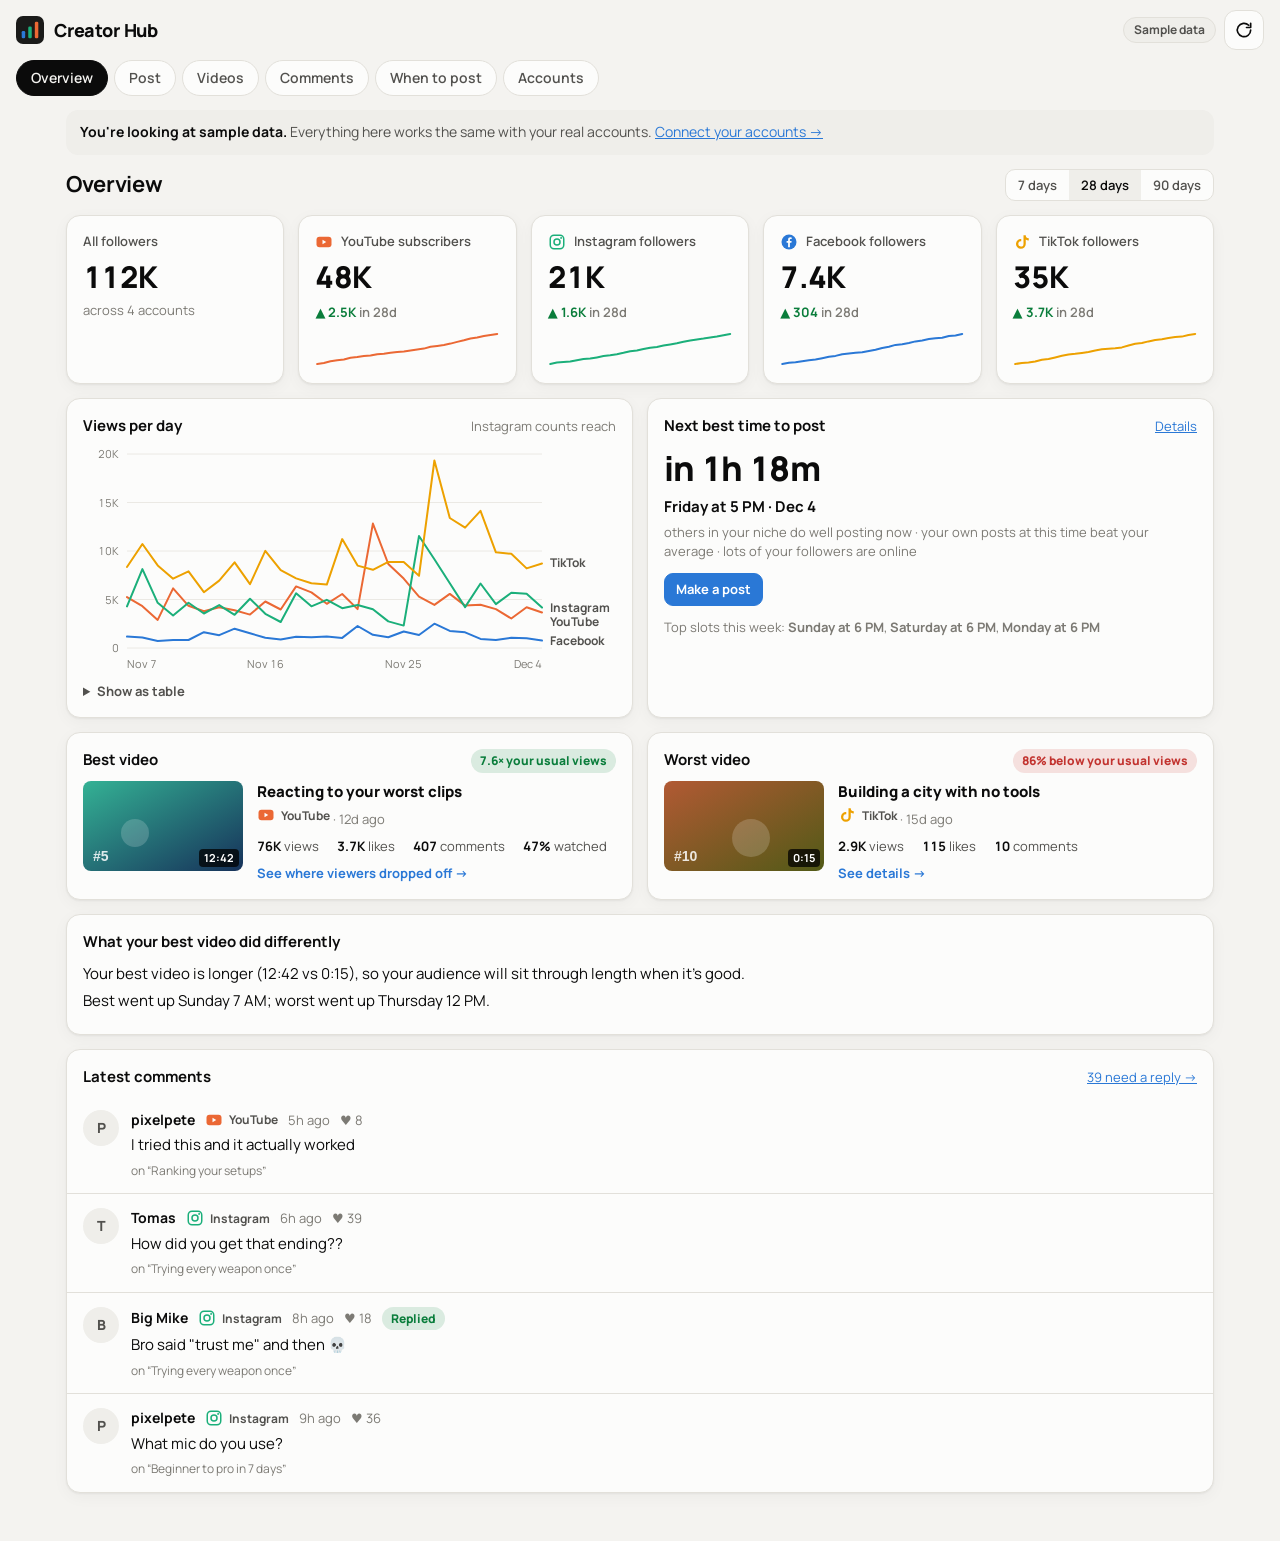
<file: index.html>
<!doctype html>
<html lang="en">
<head>
<meta charset="utf-8">
<meta name="viewport" content="width=device-width, initial-scale=1, viewport-fit=cover">
<title>Creator Hub</title>
<meta name="description" content="Post to every account at once and see analytics, comments, followers, best time to post and video drop-off in one place.">
<meta name="theme-color" content="#121211">
<meta name="apple-mobile-web-app-capable" content="yes">
<meta name="apple-mobile-web-app-title" content="Creator Hub">
<link rel="manifest" href="manifest.webmanifest">
<link rel="icon" href="icon.svg" type="image/svg+xml">
<link rel="apple-touch-icon" href="icon.svg">
<link rel="preconnect" href="https://fonts.googleapis.com">
<link rel="preconnect" href="https://fonts.gstatic.com" crossorigin>
<link rel="stylesheet" href="https://fonts.googleapis.com/css2?family=Manrope:wght@400;500;600;700;800&display=swap">
<link rel="stylesheet" href="styles.css">
</head>
<body>
<header class="top">
  <div class="brand"><img src="icon.svg" alt="" width="28" height="28"><span>Creator Hub</span></div>
  <div class="top-right">
    <span id="demo-pill" class="pill" hidden>Sample data</span>
    <button id="refresh" class="icon-btn" title="Refresh" aria-label="Refresh">
      <svg viewBox="0 0 24 24" width="20" height="20" aria-hidden="true"><path d="M20 12a8 8 0 1 1-2.34-5.66M20 4v5h-5" fill="none" stroke="currentColor" stroke-width="2" stroke-linecap="round" stroke-linejoin="round"/></svg>
    </button>
  </div>
</header>

<nav class="tabs" id="tabs" aria-label="Sections">
  <button data-tab="overview" class="on">Overview</button>
  <button data-tab="post">Post</button>
  <button data-tab="videos">Videos</button>
  <button data-tab="comments">Comments</button>
  <button data-tab="timing">When to post</button>
  <button data-tab="settings">Accounts</button>
</nav>

<main id="main" tabindex="-1"></main>

<div id="toast" class="toast" role="status" aria-live="polite" hidden></div>
<div id="tip" class="tip" hidden></div>

<script type="module" src="js/app.js"></script>
</body>
</html>
</file>
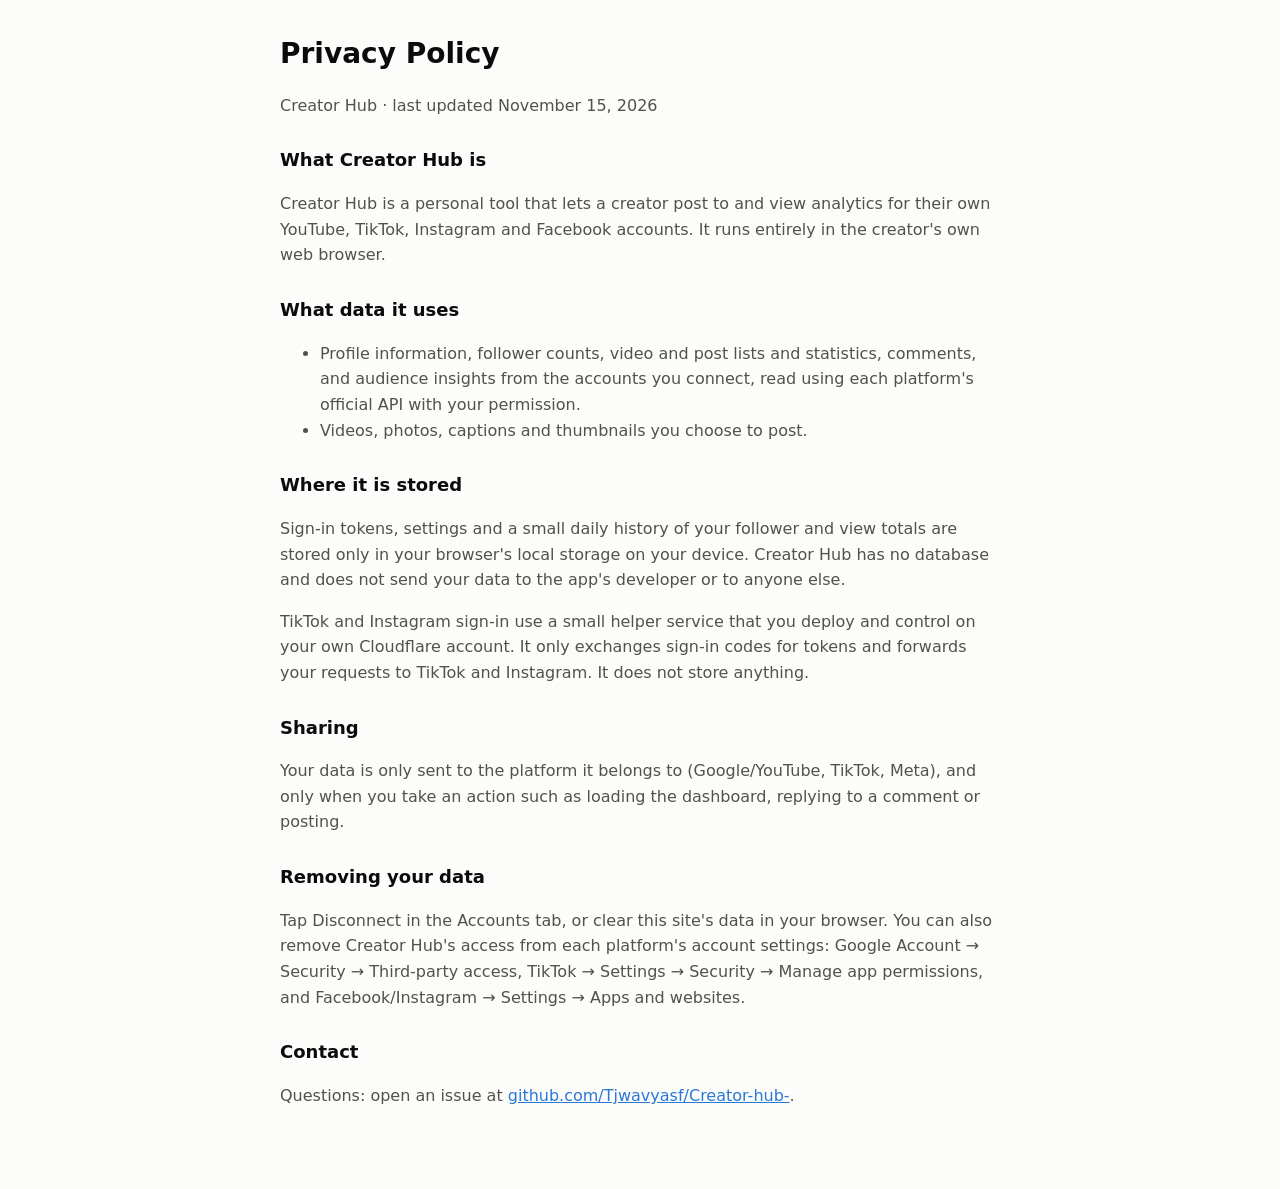
<file: privacy.html>
<!doctype html>
<html lang="en">
<head>
<meta charset="utf-8">
<meta name="viewport" content="width=device-width, initial-scale=1">
<title>Creator Hub Privacy</title>
<link rel="icon" href="icon.svg" type="image/svg+xml">
<style>
  :root { color-scheme: light dark; --bg: #fcfcfb; --ink: #0b0b0b; --ink-2: #52514e; }
  @media (prefers-color-scheme: dark) { :root { --bg: #1a1a19; --ink: #f0efec; --ink-2: #c3c2b7; } }
  body { margin: 0; background: var(--bg); color: var(--ink); font: 16px/1.6 system-ui, -apple-system, "Segoe UI", sans-serif; }
  main { max-width: 720px; margin: 0 auto; padding: 32px 16px 64px; }
  h1 { font-size: 28px; margin: 0 0 4px; } h2 { font-size: 18px; margin: 28px 0 6px; }
  p, li { color: var(--ink-2); } a { color: #2a78d6; }
</style>
</head>
<body>
<main>
  <h1>Privacy Policy</h1>
  <p>Creator Hub · last updated November 15, 2026</p>

  <h2>What Creator Hub is</h2>
  <p>Creator Hub is a personal tool that lets a creator post to and view analytics for their own YouTube, TikTok, Instagram and Facebook accounts. It runs entirely in the creator's own web browser.</p>

  <h2>What data it uses</h2>
  <ul>
    <li>Profile information, follower counts, video and post lists and statistics, comments, and audience insights from the accounts you connect, read using each platform's official API with your permission.</li>
    <li>Videos, photos, captions and thumbnails you choose to post.</li>
  </ul>

  <h2>Where it is stored</h2>
  <p>Sign-in tokens, settings and a small daily history of your follower and view totals are stored only in your browser's local storage on your device. Creator Hub has no database and does not send your data to the app's developer or to anyone else.</p>
  <p>TikTok and Instagram sign-in use a small helper service that you deploy and control on your own Cloudflare account. It only exchanges sign-in codes for tokens and forwards your requests to TikTok and Instagram. It does not store anything.</p>

  <h2>Sharing</h2>
  <p>Your data is only sent to the platform it belongs to (Google/YouTube, TikTok, Meta), and only when you take an action such as loading the dashboard, replying to a comment or posting.</p>

  <h2>Removing your data</h2>
  <p>Tap Disconnect in the Accounts tab, or clear this site's data in your browser. You can also remove Creator Hub's access from each platform's account settings: Google Account → Security → Third-party access, TikTok → Settings → Security → Manage app permissions, and Facebook/Instagram → Settings → Apps and websites.</p>

  <h2>Contact</h2>
  <p>Questions: open an issue at <a href="https://github.com/Tjwavyasf/Creator-hub-/issues">github.com/Tjwavyasf/Creator-hub-</a>.</p>
</main>
</body>
</html>
</file>
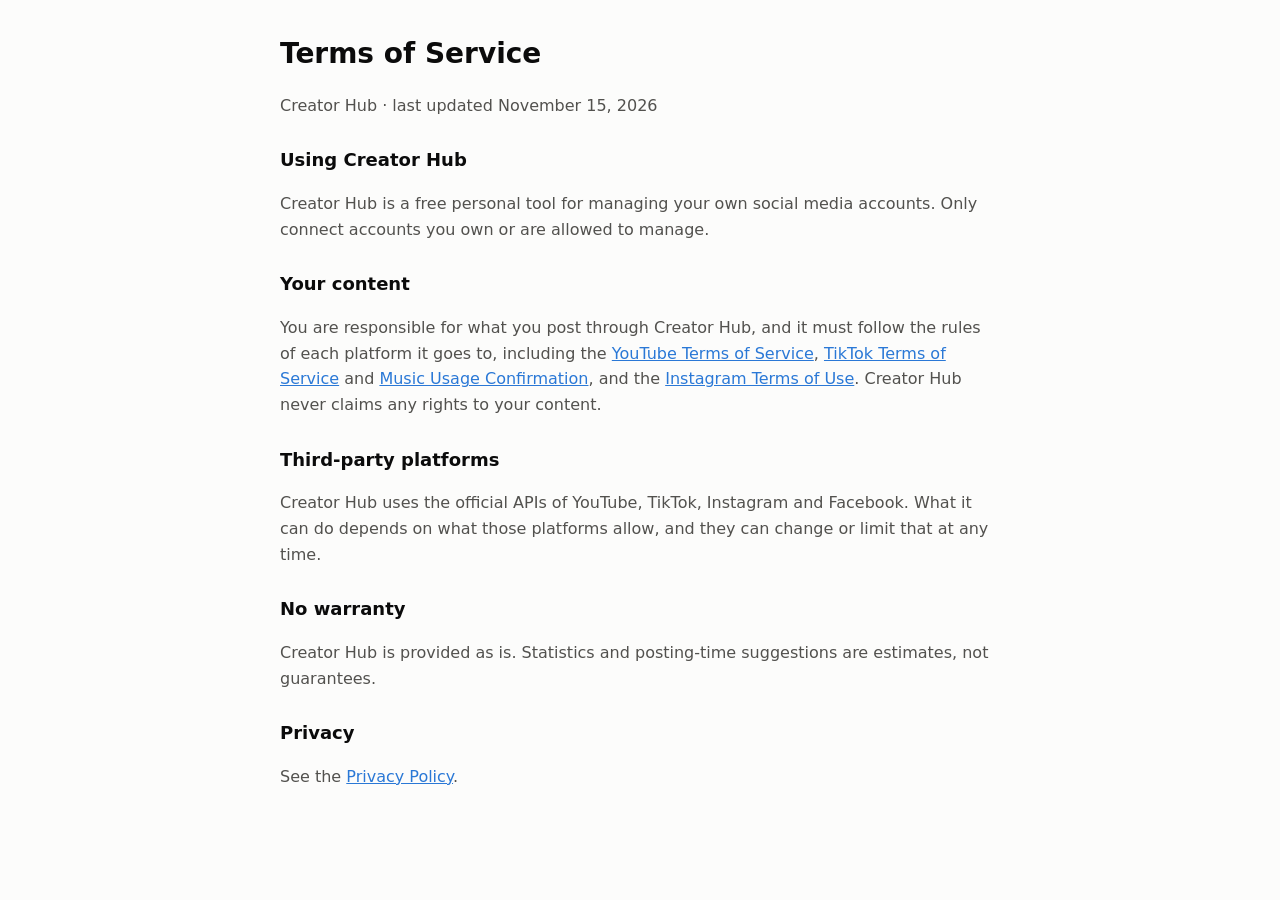
<file: terms.html>
<!doctype html>
<html lang="en">
<head>
<meta charset="utf-8">
<meta name="viewport" content="width=device-width, initial-scale=1">
<title>Creator Hub Terms</title>
<link rel="icon" href="icon.svg" type="image/svg+xml">
<style>
  :root { color-scheme: light dark; --bg: #fcfcfb; --ink: #0b0b0b; --ink-2: #52514e; }
  @media (prefers-color-scheme: dark) { :root { --bg: #1a1a19; --ink: #f0efec; --ink-2: #c3c2b7; } }
  body { margin: 0; background: var(--bg); color: var(--ink); font: 16px/1.6 system-ui, -apple-system, "Segoe UI", sans-serif; }
  main { max-width: 720px; margin: 0 auto; padding: 32px 16px 64px; }
  h1 { font-size: 28px; margin: 0 0 4px; } h2 { font-size: 18px; margin: 28px 0 6px; }
  p, li { color: var(--ink-2); } a { color: #2a78d6; }
</style>
</head>
<body>
<main>
  <h1>Terms of Service</h1>
  <p>Creator Hub · last updated November 15, 2026</p>

  <h2>Using Creator Hub</h2>
  <p>Creator Hub is a free personal tool for managing your own social media accounts. Only connect accounts you own or are allowed to manage.</p>

  <h2>Your content</h2>
  <p>You are responsible for what you post through Creator Hub, and it must follow the rules of each platform it goes to, including the <a href="https://www.youtube.com/t/terms">YouTube Terms of Service</a>, <a href="https://www.tiktok.com/legal/terms-of-service">TikTok Terms of Service</a> and <a href="https://www.tiktok.com/legal/page/global/music-usage-confirmation/en">Music Usage Confirmation</a>, and the <a href="https://help.instagram.com/581066165581870">Instagram Terms of Use</a>. Creator Hub never claims any rights to your content.</p>

  <h2>Third-party platforms</h2>
  <p>Creator Hub uses the official APIs of YouTube, TikTok, Instagram and Facebook. What it can do depends on what those platforms allow, and they can change or limit that at any time.</p>

  <h2>No warranty</h2>
  <p>Creator Hub is provided as is. Statistics and posting-time suggestions are estimates, not guarantees.</p>

  <h2>Privacy</h2>
  <p>See the <a href="privacy.html">Privacy Policy</a>.</p>
</main>
</body>
</html>
</file>
<file: styles.css>
/* Creator Hub — tokens first, light + dark selected separately */
:root {
  color-scheme: light;
  --bg: #f4f3f0;
  --surface: #fcfcfb;
  --surface-2: #efeeea;
  --line: #e2e0da;
  --grid: #ebe9e4;
  --ink: #0b0b0b;
  --ink-2: #52514e;
  --ink-3: #7c7a74;
  --accent: #2a78d6;
  --accent-ink: #ffffff;
  --good: #0a7d3b;
  --bad: #c2332f;
  --warn: #9a6400;
  /* platform identity = categorical slots 1–3 (validated all-pairs) */
  --facebook: #2a78d6;
  --youtube: #eb6834;
  --instagram: #1baf7a;
  --tiktok: #eda100;
  --seq-1: #cde2fb; --seq-2: #9ec5f4; --seq-3: #6da7ec; --seq-4: #3987e5; --seq-5: #256abf; --seq-6: #184f95;
  --radius: 14px;
  --shadow: 0 1px 2px rgba(0,0,0,.05), 0 4px 16px rgba(0,0,0,.04);
}
@media (prefers-color-scheme: dark) {
  :root:not([data-theme="light"]) {
    color-scheme: dark;
    --bg: #121211;
    --surface: #1a1a19;
    --surface-2: #232321;
    --line: #2e2e2b;
    --grid: #262624;
    --ink: #f0efec;
    --ink-2: #c3c2b7;
    --ink-3: #8f8e86;
    --accent: #3987e5;
    --good: #3fbf6f;
    --bad: #ef6a66;
    --warn: #e0a531;
    --facebook: #3987e5;
    --youtube: #d95926;
    --instagram: #199e70;
    --tiktok: #c98500;
    --seq-1: #1f2d40; --seq-2: #184f95; --seq-3: #1c5cab; --seq-4: #2a78d6; --seq-5: #5598e7; --seq-6: #9ec5f4;
    --shadow: none;
  }
}
:root[data-theme="dark"] {
  color-scheme: dark;
  --bg: #121211; --surface: #1a1a19; --surface-2: #232321; --line: #2e2e2b; --grid: #262624;
  --ink: #f0efec; --ink-2: #c3c2b7; --ink-3: #8f8e86; --accent: #3987e5;
  --good: #3fbf6f; --bad: #ef6a66; --warn: #e0a531;
  --facebook: #3987e5; --youtube: #d95926; --instagram: #199e70; --tiktok: #c98500;
  --seq-1: #1f2d40; --seq-2: #184f95; --seq-3: #1c5cab; --seq-4: #2a78d6; --seq-5: #5598e7; --seq-6: #9ec5f4;
  --shadow: none;
}

* { box-sizing: border-box; }
[hidden] { display: none !important; }
html { -webkit-text-size-adjust: 100%; }
body {
  margin: 0; background: var(--bg); color: var(--ink);
  font: 15px/1.45 Manrope, system-ui, -apple-system, "Segoe UI", sans-serif;
  padding-bottom: env(safe-area-inset-bottom);
}
button, input, select, textarea { font: inherit; color: inherit; }
a { color: var(--accent); }
img, video, canvas { max-width: 100%; }
.grid > * { min-width: 0; }
.num { font-variant-numeric: tabular-nums; }

.top {
  position: sticky; top: 0; z-index: 20;
  display: flex; align-items: center; justify-content: space-between;
  padding: calc(10px + env(safe-area-inset-top)) 16px 10px;
  background: var(--bg);
}
.brand { display: flex; align-items: center; gap: 10px; font-weight: 800; font-size: 18px; letter-spacing: -.01em; }
.top-right { display: flex; align-items: center; gap: 8px; }
.pill { font-size: 12px; font-weight: 700; padding: 3px 10px; border-radius: 99px; background: var(--surface-2); color: var(--ink-2); border: 1px solid var(--line); }
.icon-btn { width: 40px; height: 40px; border-radius: 12px; border: 1px solid var(--line); background: var(--surface); display: grid; place-items: center; cursor: pointer; }
.icon-btn.spin svg { animation: spin 1s linear infinite; }
@keyframes spin { to { transform: rotate(360deg); } }

.tabs {
  position: sticky; top: calc(60px + env(safe-area-inset-top)); z-index: 19;
  display: flex; gap: 6px; overflow-x: auto; padding: 0 16px 10px; background: var(--bg);
  scrollbar-width: none;
}
.tabs::-webkit-scrollbar { display: none; }
.tabs button {
  flex: none; border: 1px solid var(--line); background: var(--surface); border-radius: 99px;
  padding: 7px 14px; font-weight: 600; font-size: 14px; color: var(--ink-2); cursor: pointer;
}
.tabs button.on { background: var(--ink); color: var(--bg); border-color: var(--ink); }

main { max-width: 1180px; margin: 0 auto; padding: 4px 16px 48px; outline: none; }
h2 { font-size: 22px; letter-spacing: -.015em; margin: 14px 0 4px; }
h3 { font-size: 15px; margin: 0 0 10px; font-weight: 700; }
.sub { color: var(--ink-2); margin: 0 0 14px; }
.muted { color: var(--ink-3); }
.small { font-size: 13px; }

.grid { display: grid; gap: 14px; }
.g2 { grid-template-columns: repeat(auto-fit, minmax(min(100%, 360px), 1fr)); }
.g3 { grid-template-columns: repeat(auto-fit, minmax(min(100%, 260px), 1fr)); }
.g4 { grid-template-columns: repeat(auto-fit, minmax(min(100%, 200px), 1fr)); }
.card { background: var(--surface); border: 1px solid var(--line); border-radius: var(--radius); padding: 16px; box-shadow: var(--shadow); min-width: 0; }
.card.pad0 { padding: 0; overflow: hidden; }
.card-head { display: flex; justify-content: space-between; align-items: baseline; gap: 10px; margin-bottom: 8px; flex-wrap: wrap; }
.card-head h3 { margin: 0; }

.kpi .label { display: flex; align-items: center; gap: 8px; color: var(--ink-2); font-weight: 600; font-size: 13px; }
.kpi .value { font-size: 30px; font-weight: 800; letter-spacing: -.02em; margin: 4px 0 2px; font-variant-numeric: tabular-nums; }
.delta { font-size: 13px; font-weight: 700; display: inline-flex; align-items: center; gap: 3px; }
.delta.up { color: var(--good); } .delta.down { color: var(--bad); } .delta.flat { color: var(--ink-3); }
.kpi .spark { margin-top: 8px; height: 36px; }

.dot { width: 10px; height: 10px; border-radius: 50%; flex: none; display: inline-block; }
.plat { display: inline-flex; align-items: center; gap: 6px; font-weight: 700; font-size: 12px; color: var(--ink-2); }
.plat-ico { width: 18px; height: 18px; flex: none; }

.btn {
  display: inline-flex; align-items: center; justify-content: center; gap: 8px;
  border: 1px solid var(--line); background: var(--surface); border-radius: 11px;
  padding: 10px 16px; font-weight: 700; cursor: pointer; text-decoration: none; color: var(--ink);
}
.btn.primary { background: var(--accent); color: var(--accent-ink); border-color: var(--accent); }
.btn.small { padding: 6px 11px; font-size: 13px; border-radius: 9px; }
.btn:disabled { opacity: .5; cursor: not-allowed; }
.btn-row { display: flex; flex-wrap: wrap; gap: 8px; }

.seg { display: inline-flex; border: 1px solid var(--line); border-radius: 10px; overflow: hidden; background: var(--surface); }
.seg button { border: 0; background: none; padding: 6px 12px; font-size: 13px; font-weight: 600; color: var(--ink-2); cursor: pointer; }
.seg button.on { background: var(--surface-2); color: var(--ink); }
.filters { display: flex; flex-wrap: wrap; gap: 8px; align-items: center; margin: 4px 0 14px; }

label.field { display: grid; gap: 5px; font-weight: 600; font-size: 13px; color: var(--ink-2); }
input[type=text], input[type=url], input[type=datetime-local], textarea, select {
  width: 100%; border: 1px solid var(--line); border-radius: 10px; background: var(--surface);
  padding: 10px 12px; font-size: 15px; color: var(--ink);
}
textarea { min-height: 96px; resize: vertical; }
input:focus-visible, textarea:focus-visible, select:focus-visible, button:focus-visible { outline: 2px solid var(--accent); outline-offset: 1px; }
.check { display: flex; align-items: center; gap: 10px; font-weight: 600; cursor: pointer; }
.check input { width: 20px; height: 20px; accent-color: var(--accent); }

/* video rows */
.vlist { display: grid; }
.vrow { display: grid; grid-template-columns: 112px 1fr auto; gap: 12px; align-items: center; padding: 10px 16px; border-top: 1px solid var(--line); cursor: pointer; text-align: left; background: none; border-left: 0; border-right: 0; border-bottom: 0; width: 100%; }
.vrow:first-child { border-top: 0; }
.vrow:hover { background: var(--surface-2); }
.thumb { width: 112px; aspect-ratio: 16/9; border-radius: 8px; background: var(--surface-2) center/cover no-repeat; position: relative; }
.thumb .dur { position: absolute; right: 4px; bottom: 4px; font-size: 11px; font-weight: 700; background: rgba(0,0,0,.75); color: #fff; padding: 1px 5px; border-radius: 4px; }
.vrow .t { font-weight: 700; overflow: hidden; display: -webkit-box; -webkit-line-clamp: 2; -webkit-box-orient: vertical; }
.vrow .m { font-size: 13px; color: var(--ink-3); margin-top: 2px; }
.vrow .stat { text-align: right; font-weight: 800; font-variant-numeric: tabular-nums; }
.vrow .stat small { display: block; font-weight: 600; color: var(--ink-3); font-size: 12px; }
@media (max-width: 520px) {
  .vrow { grid-template-columns: 88px 1fr; }
  .thumb { width: 88px; }
  .vrow .stat { grid-column: 2; text-align: left; display: flex; gap: 10px; align-items: baseline; }
}

.hero-video { display: grid; grid-template-columns: 160px 1fr; gap: 14px; align-items: start; }
.hero-video .thumb { width: 160px; }
@media (max-width: 420px) { .hero-video { grid-template-columns: 1fr; } .hero-video .thumb { width: 100%; } }
.badge { display: inline-flex; align-items: center; gap: 6px; font-size: 12px; font-weight: 800; padding: 3px 9px; border-radius: 99px; }
.badge.good { background: color-mix(in srgb, var(--good) 14%, transparent); color: var(--good); }
.badge.bad { background: color-mix(in srgb, var(--bad) 14%, transparent); color: var(--bad); }
.badge.warn { background: color-mix(in srgb, var(--warn) 16%, transparent); color: var(--warn); }

.stats-row { display: flex; flex-wrap: wrap; gap: 6px 18px; margin-top: 8px; font-size: 13px; color: var(--ink-2); }
.stats-row b { color: var(--ink); font-variant-numeric: tabular-nums; }

/* comments */
.comment { display: grid; grid-template-columns: 36px 1fr; gap: 12px; padding: 14px 16px; border-top: 1px solid var(--line); }
.comment:first-child { border-top: 0; }
.avatar { width: 36px; height: 36px; border-radius: 50%; background: var(--surface-2) center/cover; display: grid; place-items: center; font-weight: 800; color: var(--ink-2); font-size: 14px; }
.comment .who { display: flex; flex-wrap: wrap; gap: 4px 10px; align-items: center; font-size: 13px; }
.comment .who b { font-size: 14px; }
.comment .text { margin: 4px 0 6px; white-space: pre-wrap; overflow-wrap: anywhere; }
.comment .on-post { font-size: 12px; color: var(--ink-3); overflow: hidden; text-overflow: ellipsis; white-space: nowrap; }
.reply-box { display: flex; gap: 8px; margin-top: 8px; }
.reply-box input { flex: 1; padding: 8px 10px; }

/* chart bits */
.chart { position: relative; width: 100%; }
.chart svg { display: block; width: 100%; overflow: visible; }
.chart text { font: 11px Manrope, system-ui, sans-serif; fill: var(--ink-3); font-variant-numeric: tabular-nums; }
.chart .gridline { stroke: var(--grid); stroke-width: 1; }
.chart .axis { stroke: var(--line); }
.chart .lbl { font-weight: 700; fill: var(--ink-2); font-size: 12px; }
.legend { display: flex; flex-wrap: wrap; gap: 6px 14px; font-size: 13px; color: var(--ink-2); font-weight: 600; margin-bottom: 6px; }
.legend span { display: inline-flex; align-items: center; gap: 6px; }
.tip {
  position: fixed; z-index: 50; pointer-events: none; background: var(--surface); color: var(--ink);
  border: 1px solid var(--line); border-radius: 10px; padding: 8px 10px; font-size: 13px;
  box-shadow: 0 6px 24px rgba(0,0,0,.18); max-width: 260px;
}
.tip .tt { font-weight: 800; margin-bottom: 3px; }
.tip .tr { display: flex; align-items: center; gap: 7px; justify-content: space-between; }
.tip .tr b { font-variant-numeric: tabular-nums; }

/* heatmap */
.heat { display: grid; grid-template-columns: 34px repeat(24, minmax(0, 1fr)); gap: 2px; font-size: 10px; color: var(--ink-3); }
.heat .c { aspect-ratio: 1; border-radius: 3px; background: var(--surface-2); position: relative; }
.heat .c.pick { outline: 2px solid var(--ink); outline-offset: -1px; }
.heat .rl { display: flex; align-items: center; font-weight: 700; }
.heat .hl { text-align: center; }
.scale { display: flex; align-items: center; gap: 6px; font-size: 12px; color: var(--ink-3); margin-top: 8px; }
.scale i { width: 18px; height: 10px; border-radius: 2px; display: inline-block; }

.slot { display: flex; align-items: center; gap: 14px; padding: 12px 0; border-top: 1px solid var(--line); }
.slot:first-of-type { border-top: 0; }
.slot .rank { width: 30px; height: 30px; border-radius: 50%; background: var(--surface-2); display: grid; place-items: center; font-weight: 800; }
.slot .when { font-weight: 800; font-size: 16px; }
.countdown { font-size: 34px; font-weight: 800; letter-spacing: -.02em; font-variant-numeric: tabular-nums; }

/* composer */
.drop { border: 2px dashed var(--line); border-radius: var(--radius); padding: 22px; text-align: center; cursor: pointer; background: var(--surface); }
.drop.has { border-style: solid; padding: 12px; }
.drop video, .drop img { max-height: 260px; border-radius: 10px; display: block; margin: 0 auto; }
.target { border: 1px solid var(--line); border-radius: 12px; padding: 12px; display: grid; gap: 10px; background: var(--surface); }
.target.off { opacity: .6; }
.target .extra { display: grid; gap: 10px; }
.target.off .extra { display: none; }
.how { font-size: 12px; color: var(--ink-3); font-weight: 600; }
.prog { height: 6px; border-radius: 99px; background: var(--surface-2); overflow: hidden; }
.prog i { display: block; height: 100%; background: var(--accent); width: 0; transition: width .2s; }
.status-row { display: grid; grid-template-columns: auto 1fr; gap: 6px 12px; align-items: center; padding: 10px 0; border-top: 1px solid var(--line); }
.status-row:first-child { border-top: 0; }

.empty { text-align: center; padding: 28px 16px; color: var(--ink-2); }
.empty h3 { color: var(--ink); }
.note { background: var(--surface-2); border-radius: 12px; padding: 12px 14px; font-size: 14px; color: var(--ink-2); }
.note b { color: var(--ink); }
.steps { margin: 6px 0 0; padding-left: 20px; color: var(--ink-2); font-size: 14px; }
.steps li { margin: 4px 0; }
code { background: var(--surface-2); padding: 1px 5px; border-radius: 5px; font-size: 13px; overflow-wrap: anywhere; }

.toast {
  position: fixed; left: 50%; bottom: calc(20px + env(safe-area-inset-bottom)); transform: translateX(-50%);
  background: var(--ink); color: var(--bg); padding: 10px 16px; border-radius: 12px; font-weight: 600;
  z-index: 60; max-width: calc(100% - 32px); box-shadow: 0 8px 30px rgba(0,0,0,.25);
}
.skeleton { background: linear-gradient(90deg, var(--surface-2), var(--line), var(--surface-2)); background-size: 200% 100%; animation: sk 1.2s infinite; border-radius: 10px; }
@keyframes sk { to { background-position: -200% 0; } }
table.data { width: 100%; border-collapse: collapse; font-size: 13px; }
table.data th, table.data td { text-align: left; padding: 6px 8px; border-top: 1px solid var(--line); }
table.data td.n, table.data th.n { text-align: right; font-variant-numeric: tabular-nums; }
details summary { cursor: pointer; font-weight: 700; color: var(--ink-2); font-size: 13px; margin-top: 8px; }
.back { background: none; border: 0; color: var(--accent); font-weight: 700; padding: 8px 0; cursor: pointer; }

/* thumbnail editor */
.th-previews { display: grid; grid-template-columns: minmax(0, 2fr) minmax(0, 1fr); gap: 10px; margin-top: 10px; align-items: start; }
.th-big { width: 100%; height: auto; border-radius: 10px; display: block; background: #000; }
.th-small-card { display: grid; gap: 6px; }
.th-small-card img { width: 100%; aspect-ratio: 16/9; object-fit: cover; border-radius: 6px; display: block; background: var(--surface-2); }
.th-small-title { font-size: 12px; font-weight: 700; line-height: 1.3; overflow: hidden; display: -webkit-box; -webkit-line-clamp: 2; -webkit-box-orient: vertical; }
.consent { font-size: 12px; color: var(--ink-3); }
</file>
